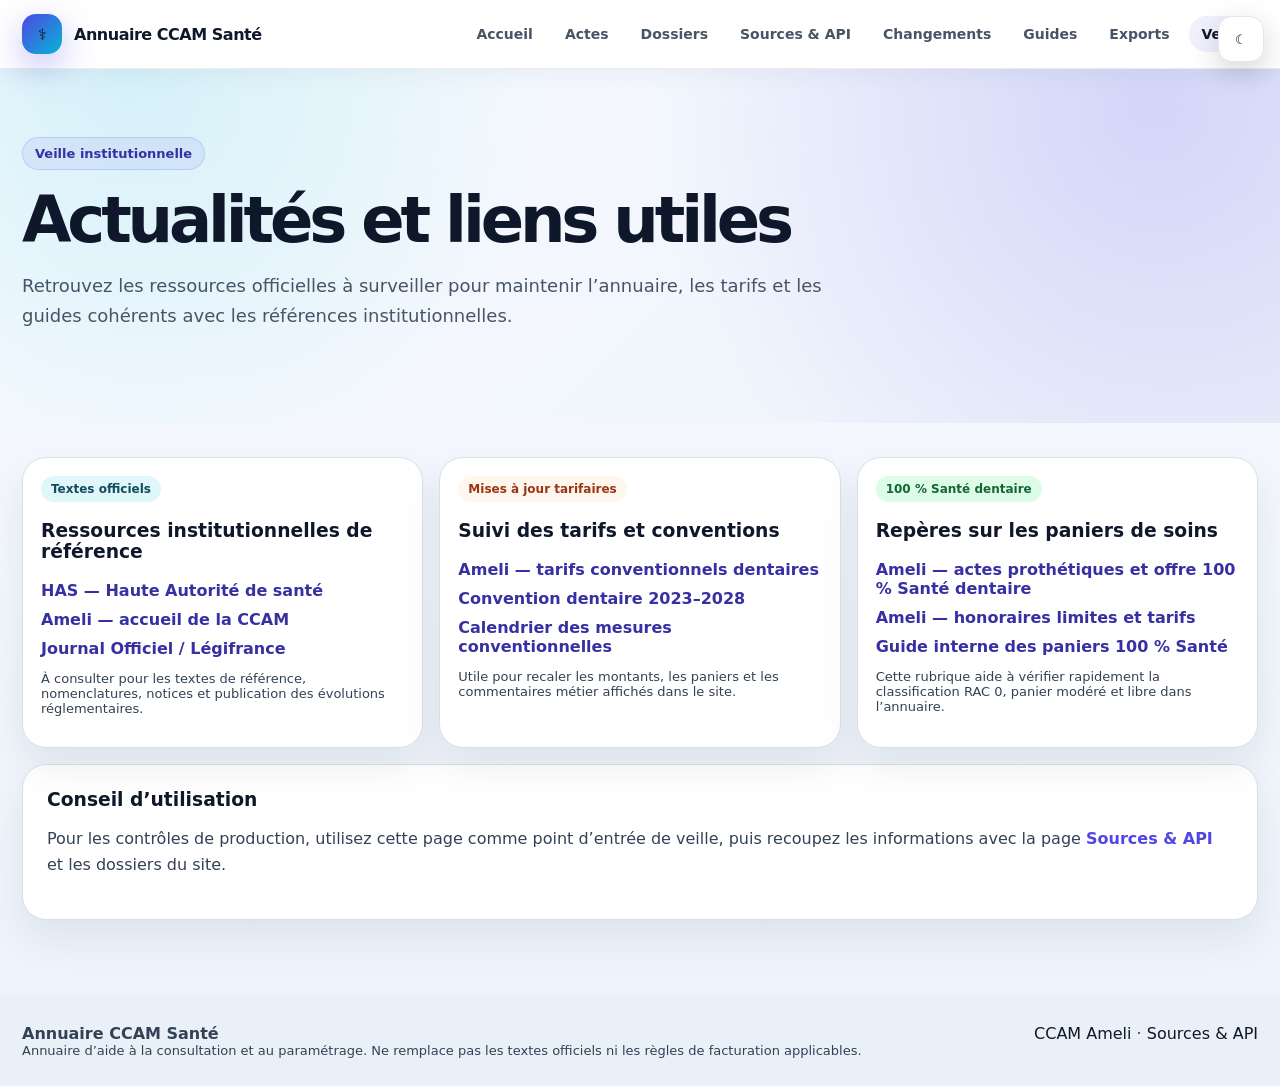
<file: actualites.html>
<!doctype html>
<html lang="fr">
<head>
  <meta charset="utf-8">
  <meta name="viewport" content="width=device-width,initial-scale=1">
  <meta name="description" content="Veille et actualités utiles pour l’Annuaire CCAM Santé : textes officiels, mises à jour tarifaires et repères 100 % Santé dentaire.">
  <title>Veille — Annuaire CCAM Santé</title>
  <link rel="stylesheet" href="style.css">
  <script src="theme.js" defer></script>
  <script src="nav.js" defer></script>
</head>
<body data-page="actualites">
  <div data-nav-root></div>

  <header class="hero">
    <div class="heroin" style="grid-template-columns:1fr">
      <div>
        <span class="eyebrow">Veille institutionnelle</span>
        <h1>Actualités et liens utiles</h1>
        <p>Retrouvez les ressources officielles à surveiller pour maintenir l’annuaire, les tarifs et les guides cohérents avec les références institutionnelles.</p>
      </div>
    </div>
  </header>

  <main class="page">
    <section class="grid3">
      <article class="card newsitem">
        <span class="pill p-med">Textes officiels</span>
        <h3>Ressources institutionnelles de référence</h3>
        <div class="link-list">
          <a href="https://www.has-sante.fr/" target="_blank" rel="noopener noreferrer">HAS — Haute Autorité de santé</a>
          <a href="https://www.ameli.fr/accueil-de-la-ccam/" target="_blank" rel="noopener noreferrer">Ameli — accueil de la CCAM</a>
          <a href="https://www.legifrance.gouv.fr/" target="_blank" rel="noopener noreferrer">Journal Officiel / Légifrance</a>
        </div>
        <p class="small">À consulter pour les textes de référence, nomenclatures, notices et publication des évolutions réglementaires.</p>
      </article>

      <article class="card newsitem">
        <span class="pill p-mod">Mises à jour tarifaires</span>
        <h3>Suivi des tarifs et conventions</h3>
        <div class="link-list">
          <a href="https://www.ameli.fr/chirurgien-dentiste/exercice-liberal/facturation-remuneration/tarifs-conventionnels/tarifs" target="_blank" rel="noopener noreferrer">Ameli — tarifs conventionnels dentaires</a>
          <a href="https://www.ameli.fr/chirurgien-dentiste/textes-reference/convention/convention-nationale-2023-2028" target="_blank" rel="noopener noreferrer">Convention dentaire 2023–2028</a>
          <a href="https://www.ameli.fr/chirurgien-dentiste/textes-reference/convention/calendrier-mesures-conventionnelles" target="_blank" rel="noopener noreferrer">Calendrier des mesures conventionnelles</a>
        </div>
        <p class="small">Utile pour recaler les montants, les paniers et les commentaires métier affichés dans le site.</p>
      </article>

      <article class="card newsitem">
        <span class="pill p-rac">100 % Santé dentaire</span>
        <h3>Repères sur les paniers de soins</h3>
        <div class="link-list">
          <a href="https://www.ameli.fr/chirurgien-dentiste/exercice-liberal/prescription-prise-charge/materieux-actes-prothetiques-100-sante-dentaire" target="_blank" rel="noopener noreferrer">Ameli — actes prothétiques et offre 100 % Santé dentaire</a>
          <a href="https://www.ameli.fr/chirurgien-dentiste/exercice-liberal/facturation-remuneration/tarifs-conventionnels/tarifs" target="_blank" rel="noopener noreferrer">Ameli — honoraires limites et tarifs</a>
          <a href="guides.html">Guide interne des paniers 100 % Santé</a>
        </div>
        <p class="small">Cette rubrique aide à vérifier rapidement la classification RAC 0, panier modéré et libre dans l’annuaire.</p>
      </article>
    </section>

    <section class="card info" style="margin-top:16px">
      <h3>Conseil d’utilisation</h3>
      <p>Pour les contrôles de production, utilisez cette page comme point d’entrée de veille, puis recoupez les informations avec la page <a href="sources.html" style="color:var(--accent);font-weight:800">Sources &amp; API</a> et les dossiers du site.</p>
    </section>
  </main>

  <footer class="footer">
    <div class="footin">
      <div>
        <b>Annuaire CCAM Santé</b>
        <div class="small">Annuaire d’aide à la consultation et au paramétrage. Ne remplace pas les textes officiels ni les règles de facturation applicables.</div>
      </div>
      <div><a href="https://www.ameli.fr/accueil-de-la-ccam/" target="_blank" rel="noopener noreferrer">CCAM Ameli</a> · <a href="sources.html">Sources &amp; API</a></div>
    </div>
  </footer>
</body>
</html>
</file>
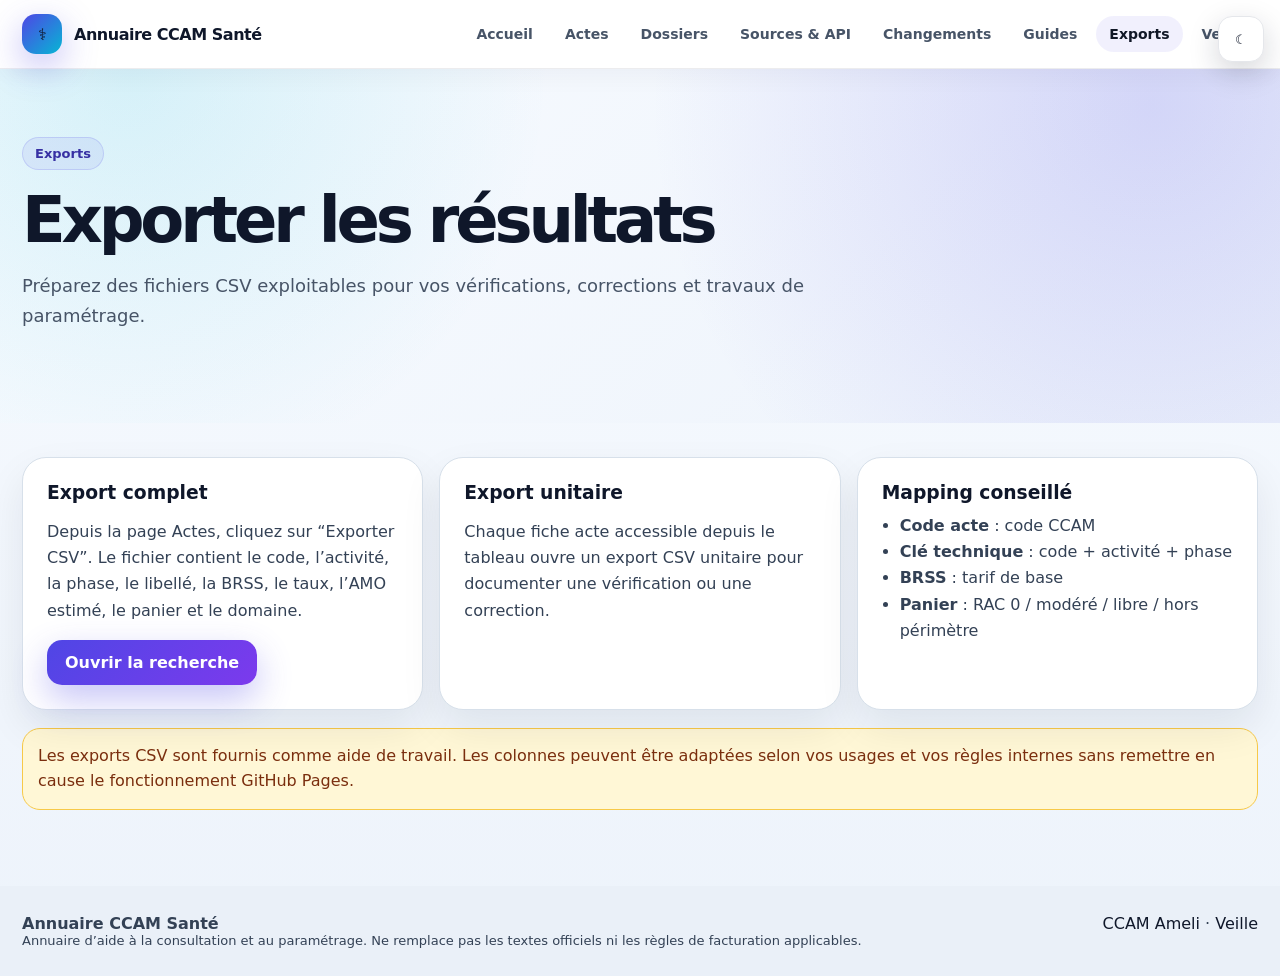
<file: exports.html>
<!doctype html>
<html lang="fr">
<head>
  <meta charset="utf-8">
  <meta name="viewport" content="width=device-width,initial-scale=1">
  <meta name="description" content="Exports CSV de l’Annuaire CCAM Santé : export global depuis la recherche, fiche unitaire et repères de mapping pour les contrôles de paramétrage.">
  <title>Exports — Annuaire CCAM Santé</title>
  <link rel="stylesheet" href="style.css">
  <script src="theme.js" defer></script>
  <script src="nav.js" defer></script>
</head>
<body data-page="exports">
  <div data-nav-root></div>

  <header class="hero">
    <div class="heroin" style="grid-template-columns:1fr">
      <div>
        <span class="eyebrow">Exports</span>
        <h1>Exporter les résultats</h1>
        <p>Préparez des fichiers CSV exploitables pour vos vérifications, corrections et travaux de paramétrage.</p>
      </div>
    </div>
  </header>

  <main class="page">
    <div class="grid3">
      <section class="card info">
        <h3>Export complet</h3>
        <p>Depuis la page Actes, cliquez sur “Exporter CSV”. Le fichier contient le code, l’activité, la phase, le libellé, la BRSS, le taux, l’AMO estimé, le panier et le domaine.</p>
        <a class="btn primary" href="actes.html">Ouvrir la recherche</a>
      </section>

      <section class="card info">
        <h3>Export unitaire</h3>
        <p>Chaque fiche acte accessible depuis le tableau ouvre un export CSV unitaire pour documenter une vérification ou une correction.</p>
      </section>

      <section class="card info">
        <h3>Mapping conseillé</h3>
        <ul class="list-reset">
          <li><b>Code acte</b> : code CCAM</li>
          <li><b>Clé technique</b> : code + activité + phase</li>
          <li><b>BRSS</b> : tarif de base</li>
          <li><b>Panier</b> : RAC 0 / modéré / libre / hors périmètre</li>
        </ul>
      </section>
    </div>

    <section class="note ok" style="margin-top:18px">
      Les exports CSV sont fournis comme aide de travail. Les colonnes peuvent être adaptées selon vos usages et vos règles internes sans remettre en cause le fonctionnement GitHub Pages.
    </section>
  </main>

  <footer class="footer">
    <div class="footin">
      <div>
        <b>Annuaire CCAM Santé</b>
        <div class="small">Annuaire d’aide à la consultation et au paramétrage. Ne remplace pas les textes officiels ni les règles de facturation applicables.</div>
      </div>
      <div><a href="https://www.ameli.fr/accueil-de-la-ccam/" target="_blank" rel="noopener noreferrer">CCAM Ameli</a> · <a href="actualites.html">Veille</a></div>
    </div>
  </footer>
</body>
</html>
</file>
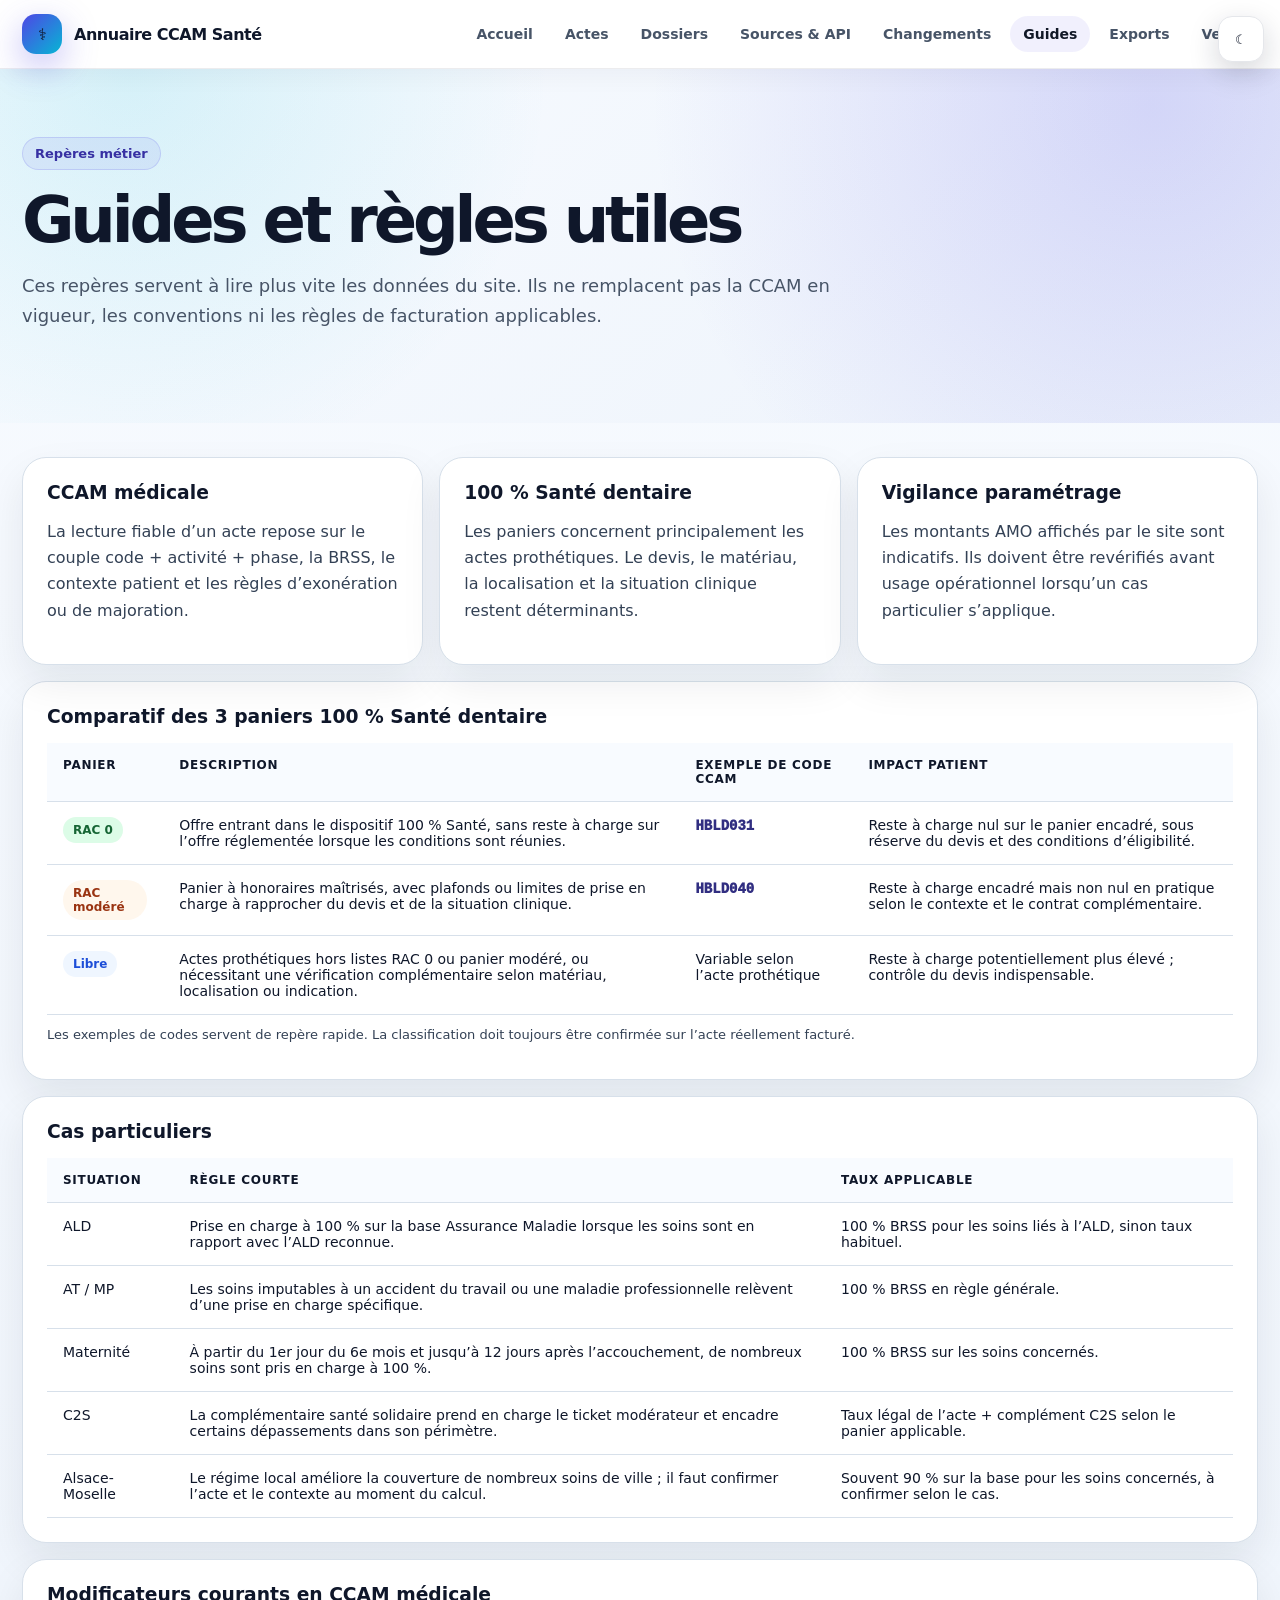
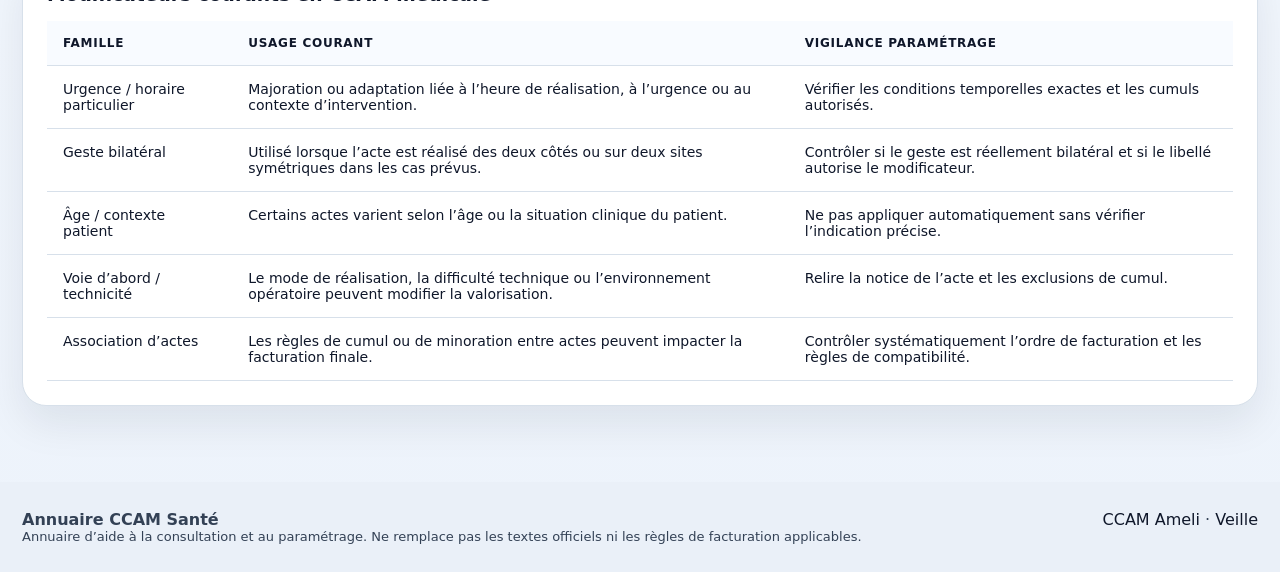
<file: guides.html>
<!doctype html>
<html lang="fr">
<head>
  <meta charset="utf-8">
  <meta name="viewport" content="width=device-width,initial-scale=1">
  <meta name="description" content="Guides Annuaire CCAM Santé : paniers 100 % Santé dentaire, cas particuliers de prise en charge et repères de paramétrage CCAM médicale.">
  <title>Guides — Annuaire CCAM Santé</title>
  <link rel="stylesheet" href="style.css">
  <script src="theme.js" defer></script>
  <script src="nav.js" defer></script>
</head>
<body data-page="guides">
  <div data-nav-root></div>

  <header class="hero">
    <div class="heroin" style="grid-template-columns:1fr">
      <div>
        <span class="eyebrow">Repères métier</span>
        <h1>Guides et règles utiles</h1>
        <p>Ces repères servent à lire plus vite les données du site. Ils ne remplacent pas la CCAM en vigueur, les conventions ni les règles de facturation applicables.</p>
      </div>
    </div>
  </header>

  <main class="page">
    <div class="grid3">
      <section class="card info">
        <h3>CCAM médicale</h3>
        <p>La lecture fiable d’un acte repose sur le couple code + activité + phase, la BRSS, le contexte patient et les règles d’exonération ou de majoration.</p>
      </section>

      <section class="card info">
        <h3>100 % Santé dentaire</h3>
        <p>Les paniers concernent principalement les actes prothétiques. Le devis, le matériau, la localisation et la situation clinique restent déterminants.</p>
      </section>

      <section class="card info">
        <h3>Vigilance paramétrage</h3>
        <p>Les montants AMO affichés par le site sont indicatifs. Ils doivent être revérifiés avant usage opérationnel lorsqu’un cas particulier s’applique.</p>
      </section>
    </div>

    <section class="card table-card" style="margin-top:16px">
      <h3>Comparatif des 3 paniers 100 % Santé dentaire</h3>
      <table>
        <thead>
          <tr>
            <th>Panier</th>
            <th>Description</th>
            <th>Exemple de code CCAM</th>
            <th>Impact patient</th>
          </tr>
        </thead>
        <tbody>
          <tr>
            <td><span class="pill p-rac">RAC 0</span></td>
            <td>Offre entrant dans le dispositif 100 % Santé, sans reste à charge sur l’offre réglementée lorsque les conditions sont réunies.</td>
            <td><span class="code">HBLD031</span></td>
            <td>Reste à charge nul sur le panier encadré, sous réserve du devis et des conditions d’éligibilité.</td>
          </tr>
          <tr>
            <td><span class="pill p-mod">RAC modéré</span></td>
            <td>Panier à honoraires maîtrisés, avec plafonds ou limites de prise en charge à rapprocher du devis et de la situation clinique.</td>
            <td><span class="code">HBLD040</span></td>
            <td>Reste à charge encadré mais non nul en pratique selon le contexte et le contrat complémentaire.</td>
          </tr>
          <tr>
            <td><span class="pill p-free">Libre</span></td>
            <td>Actes prothétiques hors listes RAC 0 ou panier modéré, ou nécessitant une vérification complémentaire selon matériau, localisation ou indication.</td>
            <td>Variable selon l’acte prothétique</td>
            <td>Reste à charge potentiellement plus élevé ; contrôle du devis indispensable.</td>
          </tr>
        </tbody>
      </table>
      <p class="small" style="margin-top:12px">Les exemples de codes servent de repère rapide. La classification doit toujours être confirmée sur l’acte réellement facturé.</p>
    </section>

    <section class="card table-card" style="margin-top:16px">
      <h3>Cas particuliers</h3>
      <table>
        <thead>
          <tr>
            <th>Situation</th>
            <th>Règle courte</th>
            <th>Taux applicable</th>
          </tr>
        </thead>
        <tbody>
          <tr>
            <td>ALD</td>
            <td>Prise en charge à 100 % sur la base Assurance Maladie lorsque les soins sont en rapport avec l’ALD reconnue.</td>
            <td>100 % BRSS pour les soins liés à l’ALD, sinon taux habituel.</td>
          </tr>
          <tr>
            <td>AT / MP</td>
            <td>Les soins imputables à un accident du travail ou une maladie professionnelle relèvent d’une prise en charge spécifique.</td>
            <td>100 % BRSS en règle générale.</td>
          </tr>
          <tr>
            <td>Maternité</td>
            <td>À partir du 1er jour du 6e mois et jusqu’à 12 jours après l’accouchement, de nombreux soins sont pris en charge à 100 %.</td>
            <td>100 % BRSS sur les soins concernés.</td>
          </tr>
          <tr>
            <td>C2S</td>
            <td>La complémentaire santé solidaire prend en charge le ticket modérateur et encadre certains dépassements dans son périmètre.</td>
            <td>Taux légal de l’acte + complément C2S selon le panier applicable.</td>
          </tr>
          <tr>
            <td>Alsace-Moselle</td>
            <td>Le régime local améliore la couverture de nombreux soins de ville ; il faut confirmer l’acte et le contexte au moment du calcul.</td>
            <td>Souvent 90 % sur la base pour les soins concernés, à confirmer selon le cas.</td>
          </tr>
        </tbody>
      </table>
    </section>

    <section class="card table-card" style="margin-top:16px">
      <h3>Modificateurs courants en CCAM médicale</h3>
      <table>
        <thead>
          <tr>
            <th>Famille</th>
            <th>Usage courant</th>
            <th>Vigilance paramétrage</th>
          </tr>
        </thead>
        <tbody>
          <tr>
            <td>Urgence / horaire particulier</td>
            <td>Majoration ou adaptation liée à l’heure de réalisation, à l’urgence ou au contexte d’intervention.</td>
            <td>Vérifier les conditions temporelles exactes et les cumuls autorisés.</td>
          </tr>
          <tr>
            <td>Geste bilatéral</td>
            <td>Utilisé lorsque l’acte est réalisé des deux côtés ou sur deux sites symétriques dans les cas prévus.</td>
            <td>Contrôler si le geste est réellement bilatéral et si le libellé autorise le modificateur.</td>
          </tr>
          <tr>
            <td>Âge / contexte patient</td>
            <td>Certains actes varient selon l’âge ou la situation clinique du patient.</td>
            <td>Ne pas appliquer automatiquement sans vérifier l’indication précise.</td>
          </tr>
          <tr>
            <td>Voie d’abord / technicité</td>
            <td>Le mode de réalisation, la difficulté technique ou l’environnement opératoire peuvent modifier la valorisation.</td>
            <td>Relire la notice de l’acte et les exclusions de cumul.</td>
          </tr>
          <tr>
            <td>Association d’actes</td>
            <td>Les règles de cumul ou de minoration entre actes peuvent impacter la facturation finale.</td>
            <td>Contrôler systématiquement l’ordre de facturation et les règles de compatibilité.</td>
          </tr>
        </tbody>
      </table>
    </section>
  </main>

  <footer class="footer">
    <div class="footin">
      <div>
        <b>Annuaire CCAM Santé</b>
        <div class="small">Annuaire d’aide à la consultation et au paramétrage. Ne remplace pas les textes officiels ni les règles de facturation applicables.</div>
      </div>
      <div><a href="https://www.ameli.fr/accueil-de-la-ccam/" target="_blank" rel="noopener noreferrer">CCAM Ameli</a> · <a href="actualites.html">Veille</a></div>
    </div>
  </footer>
</body>
</html>
</file>
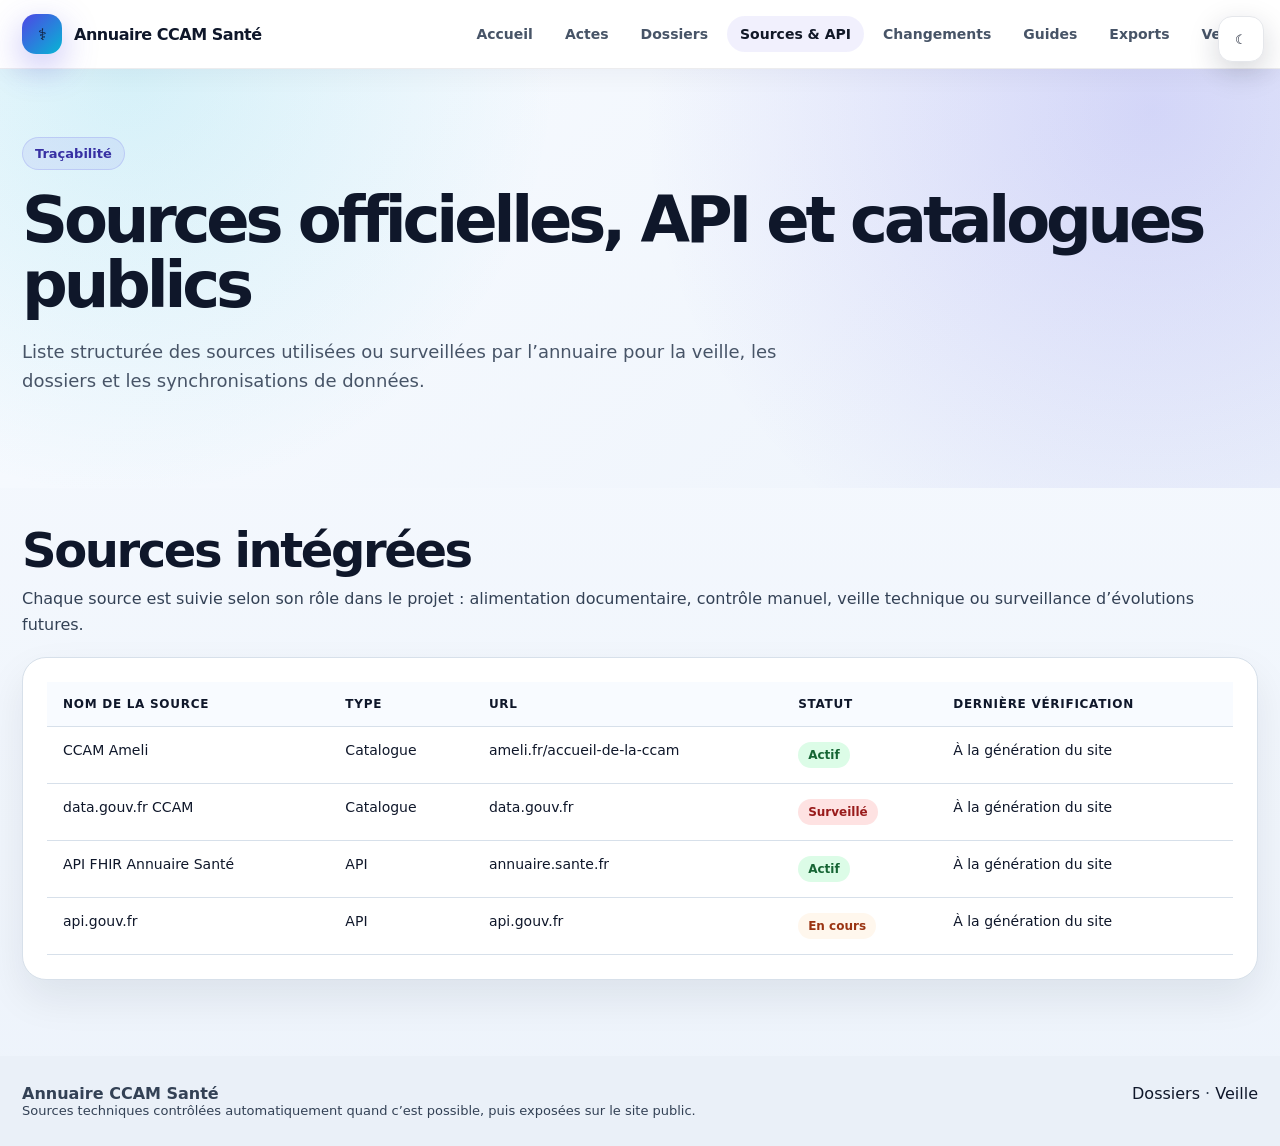
<file: sources.html>
<!doctype html>
<html lang="fr">
<head>
  <meta charset="utf-8">
  <meta name="viewport" content="width=device-width,initial-scale=1">
  <meta name="description" content="Traçabilité des sources intégrées à l’Annuaire CCAM Santé : catalogues publics, API et sources institutionnelles suivies par le site.">
  <title>Sources &amp; API — Annuaire CCAM Santé</title>
  <link rel="stylesheet" href="style.css">
  <script src="theme.js" defer></script>
  <script src="nav.js" defer></script>
</head>
<body data-page="sources">
  <div data-nav-root></div>

  <header class="hero">
    <div class="heroin" style="grid-template-columns:1fr">
      <div>
        <span class="eyebrow">Traçabilité</span>
        <h1>Sources officielles, API et catalogues publics</h1>
        <p>Liste structurée des sources utilisées ou surveillées par l’annuaire pour la veille, les dossiers et les synchronisations de données.</p>
      </div>
    </div>
  </header>

  <main class="page">
    <section class="section-head">
      <div>
        <h2>Sources intégrées</h2>
        <p>Chaque source est suivie selon son rôle dans le projet : alimentation documentaire, contrôle manuel, veille technique ou surveillance d’évolutions futures.</p>
      </div>
    </section>

    <section class="card table-card">
      <table>
        <thead>
          <tr>
            <th>Nom de la source</th>
            <th>Type</th>
            <th>URL</th>
            <th>Statut</th>
            <th>Dernière vérification</th>
          </tr>
        </thead>
        <tbody>
          <tr>
            <td>CCAM Ameli</td>
            <td>Catalogue</td>
            <td><a href="https://www.ameli.fr/accueil-de-la-ccam/" target="_blank" rel="noopener noreferrer">ameli.fr/accueil-de-la-ccam</a></td>
            <td><span class="badge badge-added">Actif</span></td>
            <td>À la génération du site</td>
          </tr>
          <tr>
            <td>data.gouv.fr CCAM</td>
            <td>Catalogue</td>
            <td><a href="https://www.data.gouv.fr/" target="_blank" rel="noopener noreferrer">data.gouv.fr</a></td>
            <td><span class="badge badge-removed">Surveillé</span></td>
            <td>À la génération du site</td>
          </tr>
          <tr>
            <td>API FHIR Annuaire Santé</td>
            <td>API</td>
            <td><a href="https://annuaire.sante.fr" target="_blank" rel="noopener noreferrer">annuaire.sante.fr</a></td>
            <td><span class="badge badge-added">Actif</span></td>
            <td>À la génération du site</td>
          </tr>
          <tr>
            <td>api.gouv.fr</td>
            <td>API</td>
            <td><a href="https://api.gouv.fr" target="_blank" rel="noopener noreferrer">api.gouv.fr</a></td>
            <td><span class="badge badge-modified">En cours</span></td>
            <td>À la génération du site</td>
          </tr>
        </tbody>
      </table>
    </section>
  </main>

  <footer class="footer">
    <div class="footin">
      <div>
        <b>Annuaire CCAM Santé</b>
        <div class="small">Sources techniques contrôlées automatiquement quand c’est possible, puis exposées sur le site public.</div>
      </div>
      <div><a href="dossiers.html">Dossiers</a> · <a href="actualites.html">Veille</a></div>
    </div>
  </footer>
</body>
</html>
</file>
<file: style.css>
:root{
  --bg:#06111f;
  --bg2:#0d1f3a;
  --surface:#fff;
  --surface2:#f8fafc;
  --text:#0f172a;
  --muted:#667085;
  --line:#e5e7eb;
  --primary:#4f46e5;
  --cyan:#06b6d4;
  --green:#039855;
  --amber:#f79009;
  --red:#d92d20;
  --shadow:0 20px 70px rgba(15,23,42,.12);
  --radius:24px;
}

*{box-sizing:border-box}

body{
  margin:0;
  font-family:Inter,system-ui,-apple-system,Segoe UI,Roboto,Arial,sans-serif;
  color:var(--text);
  background:#f3f6fb;
}

a{text-decoration:none;color:inherit}

.nav{
  position:sticky;
  top:0;
  z-index:100;
  background:rgba(6,17,31,.92);
  backdrop-filter:blur(16px);
  border-bottom:1px solid rgba(255,255,255,.08);
}

.navin{
  max-width:1280px;
  margin:auto;
  padding:14px 22px;
  display:flex;
  justify-content:space-between;
  align-items:center;
  gap:18px;
}

.brand{
  display:flex;
  align-items:center;
  gap:12px;
  color:#fff;
  font-weight:900;
  letter-spacing:-.03em;
}

.logo{
  width:40px;
  height:40px;
  border-radius:14px;
  background:linear-gradient(135deg,var(--primary),var(--cyan));
  display:grid;
  place-items:center;
  box-shadow:0 12px 35px rgba(79,70,229,.35);
}

.links{display:flex;gap:6px}

.links a{
  color:#cbd5e1;
  padding:10px 13px;
  border-radius:999px;
  font-size:14px;
  font-weight:750;
}

.links a.active,
.links a:hover{
  background:rgba(255,255,255,.12);
  color:#fff;
}

.menu{
  display:none;
  background:transparent;
  border:0;
  color:#fff;
  font-size:26px;
}

.hero{
  background:
    radial-gradient(circle at 10% 0%,rgba(6,182,212,.30),transparent 35%),
    radial-gradient(circle at 90% 10%,rgba(79,70,229,.45),transparent 42%),
    linear-gradient(135deg,var(--bg),var(--bg2));
  color:white;
}

.heroin{
  max-width:1280px;
  margin:auto;
  padding:68px 22px 74px;
  display:grid;
  grid-template-columns:1.15fr .85fr;
  gap:36px;
  align-items:center;
}

.eyebrow{
  display:inline-flex;
  padding:8px 12px;
  border-radius:999px;
  background:rgba(255,255,255,.10);
  border:1px solid rgba(255,255,255,.16);
  color:#dff7ff;
  font-size:13px;
  font-weight:800;
}

.hero h1{
  font-size:clamp(38px,5vw,68px);
  line-height:1.02;
  letter-spacing:-.065em;
  margin:18px 0;
}

.hero p{
  font-size:18px;
  line-height:1.65;
  color:#dbeafe;
  max-width:820px;
}

.actions{
  display:flex;
  flex-wrap:wrap;
  gap:12px;
  margin-top:24px;
}

.btn{
  display:inline-flex;
  align-items:center;
  justify-content:center;
  border:0;
  border-radius:15px;
  padding:13px 18px;
  font-weight:900;
  cursor:pointer;
  transition:.18s;
}

.btn.primary{
  background:linear-gradient(135deg,var(--primary),#7c3aed);
  color:#fff;
  box-shadow:0 14px 35px rgba(79,70,229,.32);
}

.btn.ghost{
  background:rgba(255,255,255,.10);
  border:1px solid rgba(255,255,255,.18);
  color:#fff;
}

.btn:hover{transform:translateY(-1px)}

.glass{
  background:rgba(255,255,255,.10);
  border:1px solid rgba(255,255,255,.16);
  border-radius:var(--radius);
  padding:22px;
  box-shadow:0 30px 80px rgba(0,0,0,.25);
  backdrop-filter:blur(18px);
}

.stats{
  display:grid;
  grid-template-columns:repeat(2,1fr);
  gap:14px;
}

.stat{
  padding:18px;
  border-radius:20px;
  background:rgba(255,255,255,.10);
  border:1px solid rgba(255,255,255,.12);
}

.stat b{
  display:block;
  font-size:32px;
  letter-spacing:-.04em;
}

.stat span{
  display:block;
  color:#dbeafe;
  font-weight:700;
  margin-top:4px;
}

.page{
  max-width:1280px;
  margin:auto;
  padding:34px 22px 76px;
}

.section-head{
  display:flex;
  justify-content:space-between;
  align-items:end;
  gap:20px;
  margin-bottom:20px;
}

.section-head h1,
.section-head h2{
  margin:0;
  font-size:clamp(30px,4vw,48px);
  letter-spacing:-.05em;
}

.section-head p{
  margin:8px 0 0;
  color:var(--muted);
  line-height:1.6;
}

.card{
  background:white;
  border:1px solid var(--line);
  border-radius:var(--radius);
  box-shadow:var(--shadow);
}

.grid3{
  display:grid;
  grid-template-columns:repeat(3,1fr);
  gap:16px;
}

.info{padding:24px}

.info h3{margin:0 0 10px}

.info p,
.info li{
  color:#475467;
  line-height:1.65;
}

.toolbar{
  padding:18px;
  display:grid;
  grid-template-columns:1.4fr repeat(4,minmax(140px,.5fr));
  gap:12px;
  align-items:end;
}

.field label{
  display:block;
  margin:0 0 7px;
  color:#475467;
  font-size:12px;
  font-weight:900;
  letter-spacing:.06em;
  text-transform:uppercase;
}

.input,
.select{
  width:100%;
  border:1px solid #d0d5dd;
  border-radius:14px;
  background:white;
  padding:13px 14px;
  font-size:15px;
  outline:none;
}

.input:focus,
.select:focus{
  border-color:var(--primary);
  box-shadow:0 0 0 4px rgba(79,70,229,.12);
}

.results{
  display:flex;
  justify-content:space-between;
  gap:10px;
  align-items:center;
  padding:0 18px 16px;
  color:#475467;
  font-weight:700;
}

.pill{
  display:inline-flex;
  align-items:center;
  border-radius:999px;
  padding:6px 10px;
  font-size:12px;
  font-weight:900;
}

.p-rac{background:#dcfce7;color:#166534}
.p-mod{background:#fff7ed;color:#9a3412}
.p-free{background:#eff6ff;color:#1d4ed8}
.p-out{background:#f2f4f7;color:#344054}
.p-med{background:#e0f2fe;color:#155e75}
.p-dent{background:#fce7f3;color:#9d174d}

.sourcepill{
  font-size:12px;
  background:#e0f2fe;
  color:#155e75;
  padding:8px 10px;
  border-radius:999px;
  font-weight:900;
}

.tablewrap{
  overflow:auto;
  border-top:1px solid var(--line);
}

table{
  width:100%;
  border-collapse:separate;
  border-spacing:0;
}

th,
td{
  padding:15px 16px;
  text-align:left;
  border-bottom:1px solid var(--line);
  vertical-align:top;
}

th{
  position:sticky;
  top:0;
  z-index:1;
  background:#f8fafc;
  color:#475467;
  font-size:12px;
  text-transform:uppercase;
  letter-spacing:.06em;
}

td{font-size:14px}

.code{
  font-family:ui-monospace,SFMono-Regular,Menlo,monospace;
  font-weight:950;
  color:#3730a3;
}

.money{font-weight:900}

.pagination{
  display:flex;
  gap:10px;
  justify-content:center;
  align-items:center;
  padding:18px;
}

.pagination button{
  border:1px solid var(--line);
  background:white;
  border-radius:12px;
  padding:10px 14px;
  font-weight:900;
  cursor:pointer;
}

.pagination button:disabled{opacity:.45}

.detailgrid{
  display:grid;
  grid-template-columns:minmax(0,1fr) 360px;
  gap:22px;
}

.params th{
  width:38%;
  text-transform:none;
  letter-spacing:0;
  font-size:14px;
  color:#344054;
}

.params th,
.params td{
  border:1px solid var(--line);
  padding:14px;
}

.side{display:grid;gap:14px}

.mini{padding:18px}

.mini h3{
  margin:0 0 8px;
  font-size:15px;
  color:#475467;
}

.mini .big{
  font-size:34px;
  font-weight:950;
  letter-spacing:-.05em;
}

.note{
  background:#fffbeb;
  border:1px solid #fedf89;
  color:#7a2e0e;
  border-radius:18px;
  padding:15px;
  line-height:1.55;
}

.ok{
  background:#ecfdf3;
  border-color:#abefc6;
  color:#067647;
}

.news{display:grid;gap:14px}
.newsitem{padding:18px}

.small{
  font-size:13px;
  color:#667085;
}

.exportbox{
  display:flex;
  gap:10px;
  flex-wrap:wrap;
}

.footer{
  background:#06111f;
  color:#cbd5e1;
  padding:28px 22px;
}

.footin{
  max-width:1280px;
  margin:auto;
  display:flex;
  justify-content:space-between;
  gap:18px;
  flex-wrap:wrap;
}

.footer a{color:white}

.kbd{
  font-family:ui-monospace,monospace;
  background:#111827;
  color:#fff;
  border-radius:8px;
  padding:2px 6px;
  font-size:.9em;
}

@media(max-width:1000px){
  .heroin{grid-template-columns:1fr}
  .toolbar{grid-template-columns:1fr 1fr}
  .detailgrid,.grid3{grid-template-columns:1fr}
  .links{
    display:none;
    position:absolute;
    left:12px;
    right:12px;
    top:68px;
    background:#0d1f3a;
    border:1px solid rgba(255,255,255,.12);
    border-radius:18px;
    padding:10px;
    flex-direction:column;
  }
  .links.open{display:flex}
  .menu{display:block}
  th,td{min-width:140px}
}

@media(max-width:620px){
  .stats,.toolbar{grid-template-columns:1fr}
  .actions{flex-direction:column}
  .btn{width:100%}
  .section-head{display:block}
  .results{display:block}
  .params th,.params td{display:block;width:100%}
  .params th{border-bottom:0}
  .params td{border-top:0}
  .hero h1{font-size:38px}
}

/* Patch d'harmonisation 2026 */
:root{
  --bg-page:#f3f6fb;
  --text-main:#0f172a;
  --border-main:#e5e7eb;
  --accent:#4f46e5;
  --surface:#fff;
  --surface-muted:#f8fafc;
  --muted:#667085;
  --muted-strong:#475467;
}

.theme-dark{
  --bg-page:#09111f;
  --text-main:#e5edf8;
  --border-main:#243247;
  --accent:#7c8cff;
  --surface:#101a2b;
  --surface-muted:#0c1626;
  --muted:#a5b4c7;
  --muted-strong:#d0d8e5;
}

body{
  background:var(--bg-page);
  color:var(--text-main);
}

.card,
.input,
.select,
.pagination button,
.btn.secondary{
  background:var(--surface);
  border-color:var(--border-main);
}

.info p,
.info li,
.field label,
.results,
.mini h3,
.small,
.section-head p{
  color:var(--muted-strong);
}

th{background:var(--surface-muted)}

td,
th,
.tablewrap,
.params th,
.params td{
  border-color:var(--border-main);
}

.theme-toggle{
  border:1px solid rgba(255,255,255,.14);
  background:rgba(255,255,255,.08);
  color:#fff;
  width:42px;
  height:42px;
  border-radius:14px;
  display:inline-grid;
  place-items:center;
}

.nav-actions{
  display:flex;
  align-items:center;
  gap:10px;
}

.menu{
  width:42px;
  height:42px;
  border-radius:14px;
}

.btn.secondary{
  color:var(--text-main);
  border:1px solid var(--border-main);
}

.state-panel{
  margin:0 18px 18px;
  padding:14px 16px;
  border:1px dashed var(--border-main);
  border-radius:16px;
  background:var(--surface-muted);
  color:var(--muted-strong);
}

.loading-block,
.inline-status{
  display:inline-flex;
  align-items:center;
  gap:10px;
}

.spinner,
.spinner-inline{
  display:inline-block;
  border-radius:999px;
  border:3px solid rgba(79,70,229,.18);
  border-top-color:var(--accent);
  animation:spin 1s linear infinite;
}

.spinner{
  width:26px;
  height:26px;
}

.spinner-inline{
  width:16px;
  height:16px;
  border-width:2px;
}

.empty-row td{
  text-align:center;
  color:var(--muted);
  font-style:italic;
}

.badge{
  display:inline-flex;
  align-items:center;
  border-radius:999px;
  padding:6px 10px;
  font-size:12px;
  font-weight:900;
}

.badge-added{background:#dcfce7;color:#166534}
.badge-removed{background:#fee2e2;color:#991b1b}
.badge-modified{background:#fff7ed;color:#9a3412}

.table-card{padding:24px}

.table-card h3{margin:0 0 16px}

.link-list{
  display:grid;
  gap:10px;
  margin-top:10px;
}

.link-list a{
  color:var(--accent);
  font-weight:800;
}

.list-reset{
  margin:0;
  padding-left:18px;
}

.is-clickable{cursor:pointer}

.is-clickable:hover{
  background:rgba(79,70,229,.04);
}

.modal[hidden]{display:none}

.modal{
  position:fixed;
  inset:0;
  z-index:250;
}

.modal-backdrop{
  position:absolute;
  inset:0;
  background:rgba(2,6,23,.62);
}

.modal-dialog{
  position:relative;
  z-index:1;
  max-width:1100px;
  margin:4vh auto;
  background:var(--bg-page);
  border:1px solid var(--border-main);
  border-radius:24px;
  box-shadow:0 25px 80px rgba(2,6,23,.35);
  max-height:92vh;
  overflow:auto;
}

.modal-header{
  display:flex;
  justify-content:space-between;
  align-items:flex-start;
  gap:18px;
  padding:22px 22px 0;
}

.modal-body{padding:22px}

.modal-close{
  width:42px;
  height:42px;
  border-radius:14px;
  border:1px solid var(--border-main);
  background:var(--surface);
  color:var(--text-main);
}

.modal-actions{
  display:grid;
  gap:10px;
}

.article-body a{
  color:var(--accent);
  font-weight:800;
}

.article-codes{
  display:flex;
  flex-wrap:wrap;
  gap:8px;
}

.links a:focus-visible,
.btn:focus-visible,
.theme-toggle:focus-visible,
.menu:focus-visible,
.input:focus-visible,
.select:focus-visible,
.modal-close:focus-visible{
  outline:3px solid rgba(79,70,229,.28);
  outline-offset:2px;
}

@keyframes spin{
  to{transform:rotate(360deg)}
}

@media(max-width:1000px){
  .navin{
    display:grid;
    grid-template-columns:auto auto;
    justify-content:space-between;
  }

  .links{top:76px}

  .nav-actions{justify-self:end}
}

@media(max-width:620px){
  .modal-dialog{
    margin:0;
    max-width:none;
    min-height:100vh;
    border-radius:0;
  }

  .table-card{padding:18px}

  .theme-toggle{display:inline-grid}
}

/* theme-light-readability.css intégré */
:root{
  --light-page-bg:#f4f7fb;
  --light-page-bg-soft:#eaf0f7;
  --light-card-bg:#ffffff;
  --light-card-bg-alt:#f8fbff;
  --light-text:#0f172a;
  --light-text-soft:#1f2937;
  --light-text-muted:#334155;
  --light-border:#d7e0ea;
  --light-border-strong:#c4d1e1;
  --light-nav-bg:rgba(255,255,255,.96);
  --light-nav-text:#0f172a;
  --light-nav-link:#334155;
  --light-nav-link-hover-bg:rgba(79,70,229,.10);
  --light-nav-link-hover-text:#111827;
  --light-hero-bg:
    radial-gradient(circle at 10% 0%, rgba(6,182,212,.16), transparent 35%),
    radial-gradient(circle at 90% 10%, rgba(79,70,229,.18), transparent 42%),
    linear-gradient(135deg,#edf5fb,#eceffd);
  --light-hero-text:#0f172a;
  --light-hero-sub:#334155;
  --light-chip-bg:#eef2ff;
  --light-chip-border:#c7d2fe;
  --light-chip-text:#3730a3;
  --light-note-bg:#fff7d6;
  --light-note-text:#7a2e0e;
  --light-code:#312e81;
  --light-link:#3730a3;
  --light-ghost-bg:#ffffff;
  --light-ghost-text:#312e81;
  --light-ghost-border:#c7d2fe;
}

body:not(.theme-dark){
  background:linear-gradient(180deg,var(--light-page-bg),var(--light-page-bg-soft));
  color:var(--light-text);
}

body:not(.theme-dark) .nav{
  background:var(--light-nav-bg);
  border-bottom:1px solid rgba(15,23,42,.08);
  box-shadow:0 8px 24px rgba(15,23,42,.04);
}

body:not(.theme-dark) .brand,
body:not(.theme-dark) .menu{
  color:var(--light-nav-text);
}

body:not(.theme-dark) .links a{
  color:var(--light-nav-link);
}

body:not(.theme-dark) .links a.active,
body:not(.theme-dark) .links a:hover{
  background:var(--light-nav-link-hover-bg);
  color:var(--light-nav-link-hover-text);
}

body:not(.theme-dark) .hero{
  background:var(--light-hero-bg);
  color:var(--light-hero-text);
}

body:not(.theme-dark) .hero h1{
  color:var(--light-hero-text);
}

body:not(.theme-dark) .hero p{
  color:var(--light-hero-sub);
}

body:not(.theme-dark) .eyebrow{
  background:var(--light-chip-bg);
  border-color:var(--light-chip-border);
  color:var(--light-chip-text);
}

body:not(.theme-dark) .hero .glass{
  background:rgba(255,255,255,.82);
  border:1px solid rgba(148,163,184,.22);
  box-shadow:0 24px 60px rgba(15,23,42,.10);
}

body:not(.theme-dark) .hero .stat{
  background:rgba(255,255,255,.92);
  border:1px solid rgba(148,163,184,.20);
}

body:not(.theme-dark) .hero .stat b{
  color:#0f172a;
}

body:not(.theme-dark) .hero .stat span{
  color:#334155;
}

body:not(.theme-dark) .card,
body:not(.theme-dark) .input,
body:not(.theme-dark) .select,
body:not(.theme-dark) .pagination button,
body:not(.theme-dark) .modal-dialog,
body:not(.theme-dark) .modal-close{
  background:var(--light-card-bg);
  border-color:var(--light-border);
}

body:not(.theme-dark) .section-head p,
body:not(.theme-dark) .info p,
body:not(.theme-dark) .info li,
body:not(.theme-dark) .results,
body:not(.theme-dark) .small,
body:not(.theme-dark) .mini h3,
body:not(.theme-dark) .field label,
body:not(.theme-dark) .state-panel{
  color:var(--light-text-muted);
}

body:not(.theme-dark) .hero h1,
body:not(.theme-dark) .section-head h1,
body:not(.theme-dark) .section-head h2,
body:not(.theme-dark) .info h3,
body:not(.theme-dark) .table-card h3,
body:not(.theme-dark) .mini .big,
body:not(.theme-dark) th,
body:not(.theme-dark) td,
body:not(.theme-dark) .results strong{
  color:var(--light-text);
}

body:not(.theme-dark) th,
body:not(.theme-dark) .state-panel,
body:not(.theme-dark) .modal-header,
body:not(.theme-dark) .tablewrap{
  border-color:var(--light-border);
}

body:not(.theme-dark) th,
body:not(.theme-dark) .state-panel{
  background:var(--light-card-bg-alt);
}

body:not(.theme-dark) td,
body:not(.theme-dark) .params th,
body:not(.theme-dark) .params td{
  border-color:var(--light-border);
}

body:not(.theme-dark) .code{
  color:var(--light-code);
}

body:not(.theme-dark) .link-list a,
body:not(.theme-dark) .article-body a{
  color:var(--light-link);
}

body:not(.theme-dark) .sourcepill{
  background:#dff4fb;
  color:#0f4c5c;
}

body:not(.theme-dark) .p-out{
  background:#eef2f7;
  color:#344054;
}

body:not(.theme-dark) .p-med{
  background:#dff6fb;
  color:#0f4c5c;
}

body:not(.theme-dark) .p-dent{
  background:#fde7f3;
  color:#9d174d;
}

body:not(.theme-dark) .note{
  background:var(--light-note-bg);
  border-color:#f7c948;
  color:var(--light-note-text);
}

body:not(.theme-dark) .empty-row td{
  color:#667085;
}

body:not(.theme-dark) .theme-toggle{
  background:#ffffff;
  color:#0f172a;
  border-color:rgba(15,23,42,.12);
}

body:not(.theme-dark) .kbd{
  background:#e2e8f0;
  color:#0f172a;
}

body:not(.theme-dark) .hero .btn.primary{
  background:linear-gradient(135deg,#5b43ea,#7c3aed);
  color:#fff;
}

body:not(.theme-dark) .hero .btn.ghost{
  background:var(--light-ghost-bg);
  color:var(--light-ghost-text);
  border:1px solid var(--light-ghost-border);
  box-shadow:0 10px 24px rgba(79,70,229,.10);
}

body:not(.theme-dark) .hero .btn.ghost:hover{
  background:#f5f3ff;
  color:#2e1065;
}

body:not(.theme-dark) .card{
  box-shadow:0 18px 40px rgba(15,23,42,.08);
}

body:not(.theme-dark) .footer{
  background:#e9eff7;
  color:#334155;
}

body:not(.theme-dark) .footer a{
  color:#0f172a;
}
</file>
